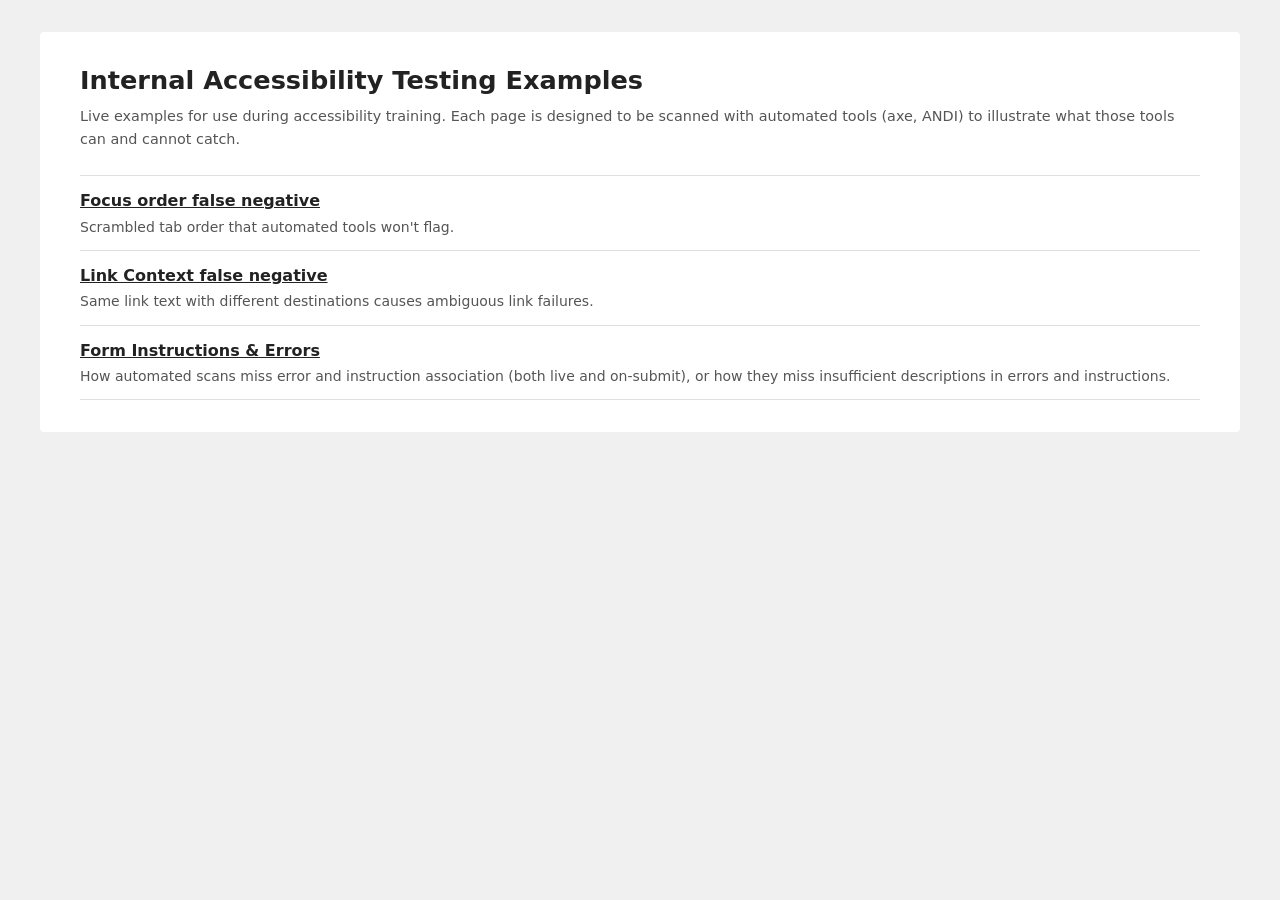
<file: index.html>
<!DOCTYPE html>
<html lang="en">
<head>
  <meta charset="UTF-8">
  <meta name="viewport" content="width=device-width, initial-scale=1.0">
  <title>Internal Accessibility Testing Examples</title>
  <link rel="stylesheet" href="shared.css">
  <style>
    /*************************/
    /* Custom example styles */
    /*************************/

      .example-list {
        margin-top: 1.5rem;
        list-style: none;
        margin-left: 0;
      }

      .example-list li {
        border-top: 1px solid #e0e0e0;
        padding: 0.75rem 0;
      }

      .example-list li:last-child {
        border-bottom: 1px solid #e0e0e0;
      }

      .example-list a {
        font-weight: 600;
        color: #222;
      }

      .example-list .example-desc {
        display: block;
        font-size: 0.875rem;
        color: #555;
        margin-top: 0.1rem;
      }
  </style>

  <meta name="robots" content="noindex">
</head>
<body>

  <div class="page">
    <h1>Internal Accessibility Testing Examples</h1>
    <p class="page-description">Live examples for use during accessibility training. Each page is designed to be scanned with automated tools (axe, ANDI) to illustrate what those tools can and cannot catch.</p>

    <ul id="examples" class="example-list">
      <li>
        <a href="false-negative--focus-order/">Focus order false negative</a>
        <span class="example-desc">Scrambled tab order that automated tools won't flag.</span>
      </li>
      <li>
        <a href="false-negative--link-context/">Link Context false negative</a>
        <span class="example-desc">Same link text with different destinations causes ambiguous link failures.</span>
      </li>
      <li>
        <a href="false-negative--form-instructions/">Form Instructions & Errors</a>
        <span class="example-desc">How automated scans miss error and instruction association (both live and on-submit), or how they miss insufficient descriptions in errors and instructions.</span>
      </li>
    </ul>
  </div>

</body>
</html>
</file>
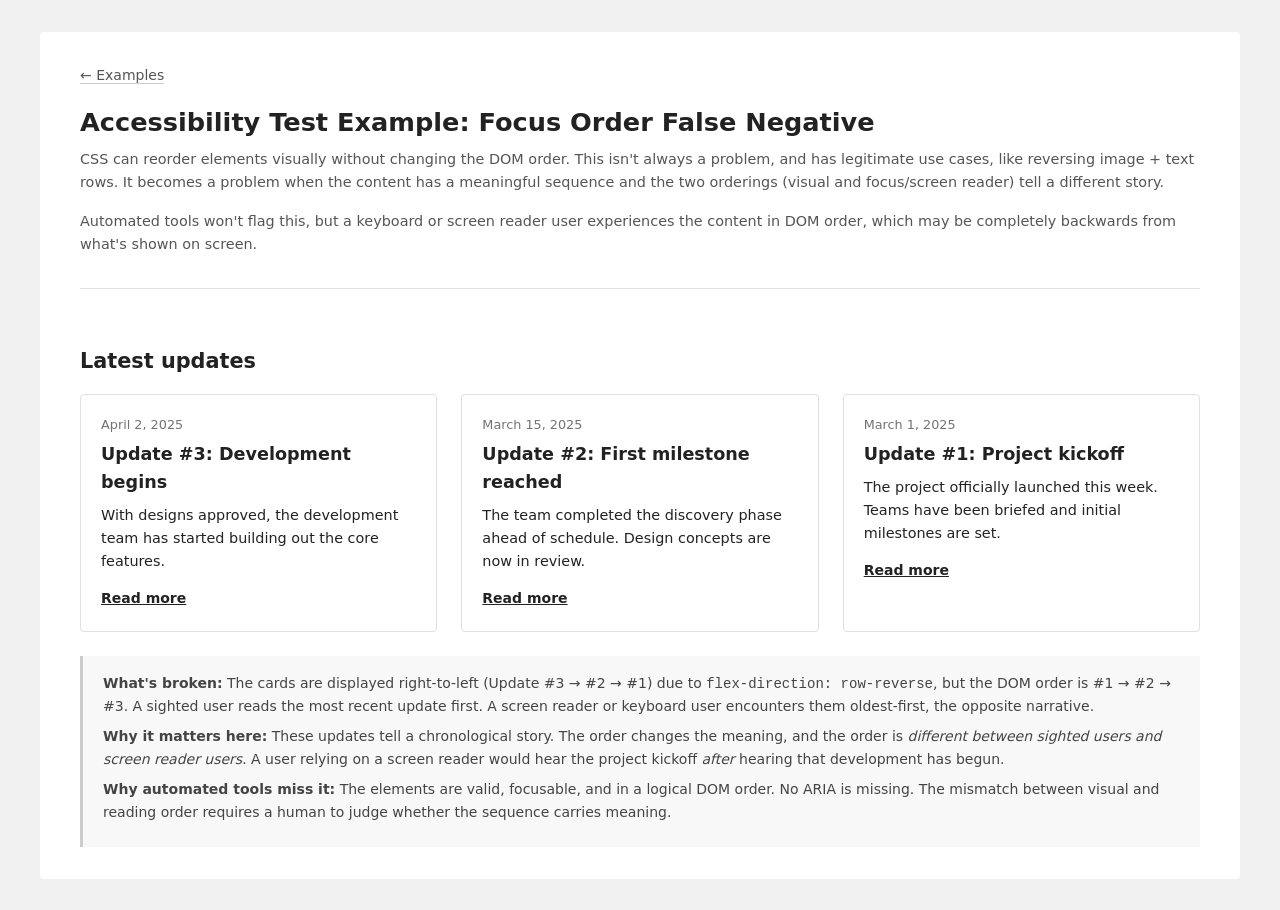
<file: false-negative--focus-order/index.html>
<!DOCTYPE html>
<html lang="en">
<head>
  <meta charset="UTF-8">
  <meta name="viewport" content="width=device-width, initial-scale=1.0">
  <title>Accessibility Test Example: Focus Order False Negative</title>
  <link rel="stylesheet" href="../shared.css">
  <style>
    /*************************/
    /* Custom example styles */
    /*************************/

      .article-row {
        flex-direction: row-reverse;
      }
  </style>

  <meta name="robots" content="noindex">
</head>
<body>

  <a href="#example-container" class="skip-link">Skip to example</a>

  <div class="page">
    <nav class="breadcrumb" aria-label="Breadcrumb">
      <a href="../">← Examples</a>
    </nav>
    <h1>Accessibility Test Example: Focus Order False Negative</h1>
    <p class="page-description">CSS can reorder elements visually without changing the DOM order. This isn't always a problem, and has legitimate use cases, like reversing image + text rows. It becomes a problem when the content has a meaningful sequence and the two orderings (visual and focus/screen reader) tell a different story.</p>
    <p class="page-description">Automated tools won't flag this, but a keyboard or screen reader user experiences the content in DOM order, which may be completely backwards from what's shown on screen.</p>

    <div id="example-container">
      <h2>Latest updates</h2>
      <div class="card-row article-row">
        <article class="card">
          <p class="date">March 1, 2025</p>
          <h3>Update #1: Project kickoff</h3>
          <p>The project officially launched this week. Teams have been briefed and initial milestones are set.</p>
          <a href="#" aria-label="read more about Update #1: Project kickoff">Read more</a>
        </article>
        <article class="card">
          <p class="date">March 15, 2025</p>
          <h3>Update #2: First milestone reached</h3>
          <p>The team completed the discovery phase ahead of schedule. Design concepts are now in review.</p>
          <a href="#" aria-label="read more about Update #2: First milestone reached">Read more</a>
        </article>
        <article class="card">
          <p class="date">April 2, 2025</p>
          <h3>Update #3: Development begins</h3>
          <p>With designs approved, the development team has started building out the core features.</p>
          <a href="#" aria-label="read more about Update #3: Development begins">Read more</a>
        </article>
      </div>
    </div>

    <div class="example-note">
      <p><strong>What's broken:</strong> The cards are displayed right-to-left (Update #3 → #2 → #1) due to <code>flex-direction: row-reverse</code>, but the DOM order is #1 → #2 → #3. A sighted user reads the most recent update first. A screen reader or keyboard user encounters them oldest-first, the opposite narrative.</p>
      <p><strong>Why it matters here:</strong> These updates tell a chronological story. The order changes the meaning, and the order is <em>different between sighted users and screen reader users</em>. A user relying on a screen reader would hear the project kickoff <em>after</em> hearing that development has begun.</p>
      <p><strong>Why automated tools miss it:</strong> The elements are valid, focusable, and in a logical DOM order. No ARIA is missing. The mismatch between visual and reading order requires a human to judge whether the sequence carries meaning.</p>
    </div>

  </div>

</body>
</html>
</file>
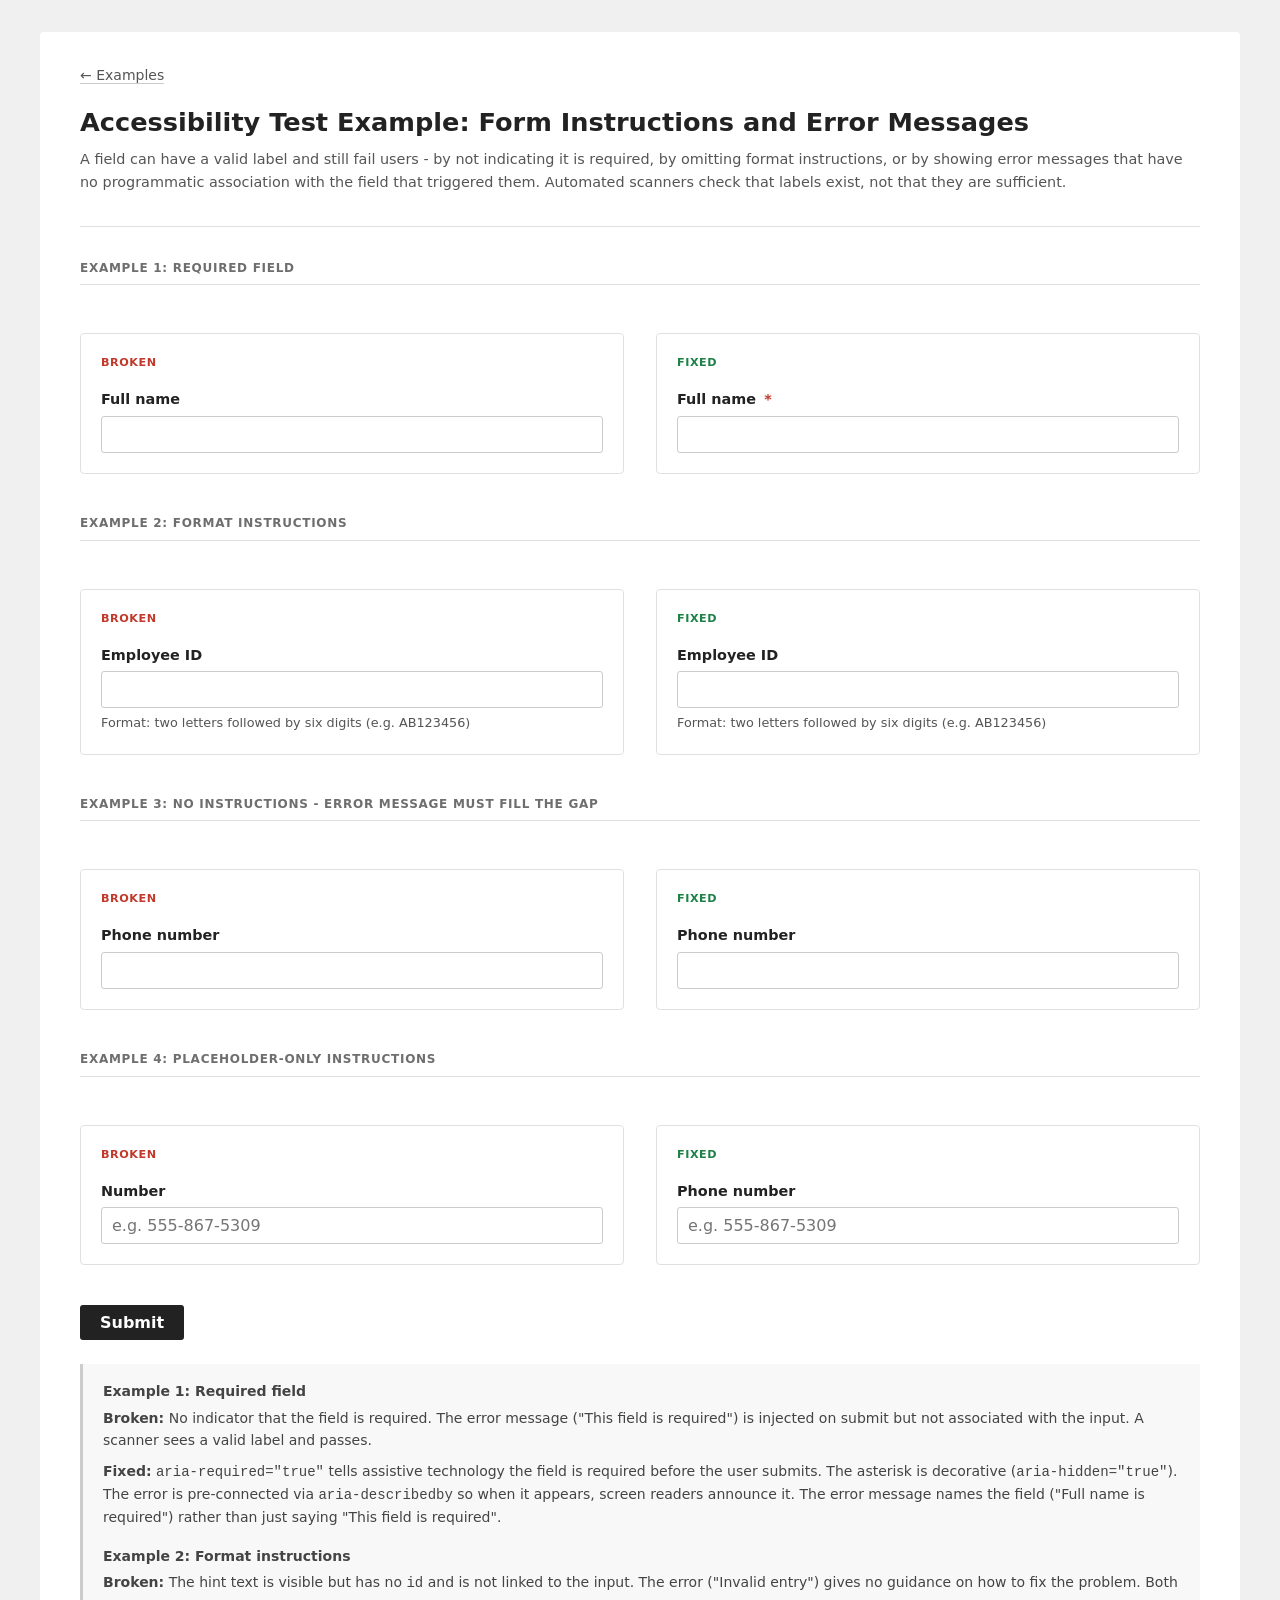
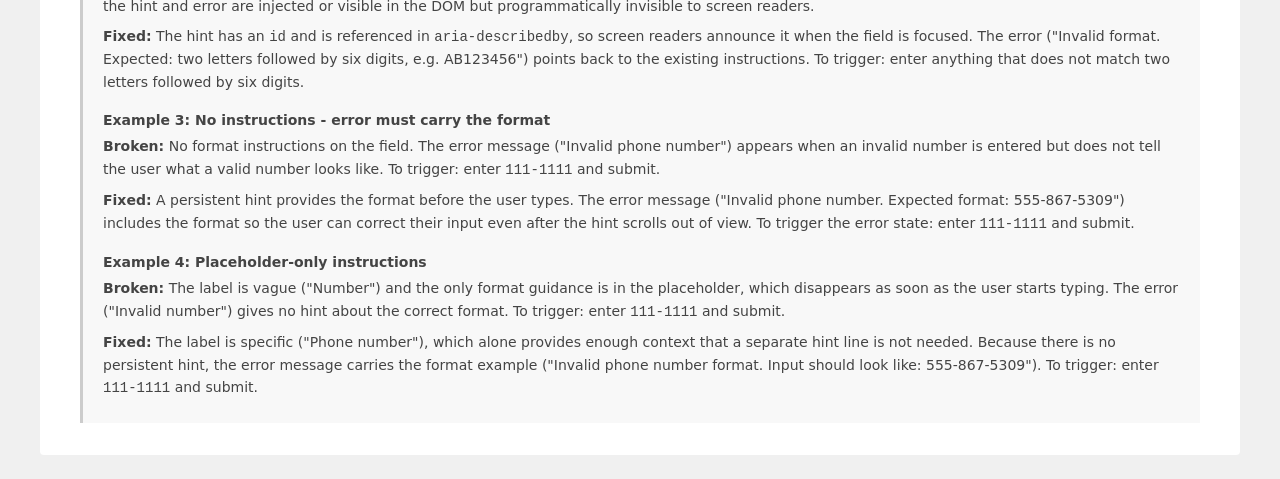
<file: false-negative--form-instructions/index.html>
<!DOCTYPE html>
<html lang="en">
<head>
  <meta charset="UTF-8">
  <meta name="viewport" content="width=device-width, initial-scale=1.0">
  <title>Accessibility Test Example: Form Instructions and Error Messages</title>
  <link rel="stylesheet" href="../shared.css">
  <style>
    /*************************/
    /* Custom example styles */
    /*************************/

    .field-pair {
      display: grid;
      grid-template-columns: 1fr 1fr;
      gap: 2rem;
      margin-bottom: 2.5rem;
    }

    .field-pair-label {
      font-size: 0.75rem;
      font-weight: 600;
      text-transform: uppercase;
      letter-spacing: 0.06em;
      color: #6E6E6E;
      margin: 0 0 1rem;
      padding-bottom: 0.4rem;
      border-bottom: 1px solid #e0e0e0;
      grid-column: 1 / -1;
    }

    .field-variant {
      padding: 1.25rem;
      border: 1px solid #e0e0e0;
      border-radius: 4px;
    }

    .field-variant-label {
      font-size: 0.7rem;
      font-weight: 700;
      text-transform: uppercase;
      letter-spacing: 0.05em;
      margin-bottom: 1rem;
    }

    .field-variant-label.broken {
      color: #c0392b;
    }

    .field-variant-label.fixed {
      color: #1D8147;
    }

    .form-group {
      margin-bottom: 0;
    }

    .form-group label {
      display: block;
      font-size: 0.9rem;
      font-weight: 600;
      margin-bottom: 0.3rem;
    }

    .form-group input {
      display: block;
      width: 100%;
      padding: 0.5rem 0.625rem;
      font-size: 1rem;
      font-family: inherit;
      border: 1px solid #ccc;
      border-radius: 3px;
      color: #222;
    }

    .form-group input:focus {
      border-color: #222;
      outline: none;
      box-shadow: 0 0 0 2px #fff, 0 0 0 4px #222;
    }

    .form-group input[aria-invalid="true"] {
      border-color: #c0392b;
    }

    .field-hint {
      display: block;
      font-size: 0.8rem;
      color: #555;
      margin-top: 0.3rem;
    }

    .error-message {
      font-size: 0.8rem;
      color: #c0392b;
      margin-top: 0.3rem;
    }

    .required-marker {
      color: #c0392b;
      margin-left: 0.2rem;
    }

    .form-actions {
      margin-top: 2rem;
    }

    .btn-submit {
      padding: 0.5rem 1.25rem;
      font-size: 1rem;
      font-family: inherit;
      font-weight: 600;
      background: #222;
      color: #fff;
      border: none;
      border-radius: 3px;
      cursor: pointer;
    }

    .btn-submit:focus-visible {
      box-shadow: 0 0 0 2px #fff, 0 0 0 4px #222;
      outline: none;
    }

    .btn-submit:hover {
      background: #444;
    }

    .example-note h3 {
      margin: 1rem 0 0.25rem;
      font-size: 0.875rem;
    }

    .example-note h3:first-child {
      margin-top: 0;
    }

    @media (max-width: 600px) {
      .field-pair {
        grid-template-columns: 1fr;
      }
    }
  </style>

  <meta name="robots" content="noindex">
</head>
<body>

  <div class="page">
    <nav class="breadcrumb" aria-label="Breadcrumb">
      <a href="../">← Examples</a>
    </nav>
    <h1>Accessibility Test Example: Form Instructions and Error Messages</h1>
    <p class="page-description">A field can have a valid label and still fail users - by not indicating it is required, by omitting format instructions, or by showing error messages that have no programmatic association with the field that triggered them. Automated scanners check that labels exist, not that they are sufficient.</p>

    <div id="example-container">

      <form novalidate onsubmit="handleSubmit(event)">

        <!-- Pair 1: Required field -->
        <div class="field-pair">
          <p class="field-pair-label">Example 1: Required field</p>

          <div class="field-variant">
            <p class="field-variant-label broken">Broken</p>
            <div class="form-group" id="name-broken-group">
              <label for="name-broken">Full name</label>
              <input type="text" id="name-broken" name="name-broken" autocomplete="name">
            </div>
          </div>

          <div class="field-variant">
            <p class="field-variant-label fixed">Fixed</p>
            <div class="form-group" id="name-fixed-group">
              <label for="name-fixed">Full name <span class="required-marker" aria-hidden="true">*</span></label>
              <input type="text" id="name-fixed" name="name-fixed" autocomplete="name" aria-required="true">
            </div>
          </div>
        </div>

        <!-- Pair 2: Format instructions, associated vs. unassociated -->
        <div class="field-pair">
          <p class="field-pair-label">Example 2: Format instructions</p>

          <div class="field-variant">
            <p class="field-variant-label broken">Broken</p>
            <div class="form-group" id="empid-broken-group">
              <label for="empid-broken">Employee ID</label>
              <input type="text" id="empid-broken" name="empid-broken">
              <span class="field-hint">Format: two letters followed by six digits (e.g. AB123456)</span>
            </div>
          </div>

          <div class="field-variant">
            <p class="field-variant-label fixed">Fixed</p>
            <div class="form-group" id="empid-fixed-group">
              <label for="empid-fixed">Employee ID</label>
              <input type="text" id="empid-fixed" name="empid-fixed" aria-describedby="empid-hint">
              <span class="field-hint" id="empid-hint">Format: two letters followed by six digits (e.g. AB123456)</span>
            </div>
          </div>
        </div>

        <!-- Pair 3: Phone, no instructions, error must carry the format -->
        <div class="field-pair">
          <p class="field-pair-label">Example 3: No instructions - error message must fill the gap</p>

          <div class="field-variant">
            <p class="field-variant-label broken">Broken</p>
            <div class="form-group" id="phone-broken-group">
              <label for="phone-broken">Phone number</label>
              <input type="tel" id="phone-broken" name="phone-broken" autocomplete="tel">
            </div>
          </div>

          <div class="field-variant">
            <p class="field-variant-label fixed">Fixed</p>
            <div class="form-group" id="phone-fixed-group">
              <label for="phone-fixed">Phone number</label>
              <input type="tel" id="phone-fixed" name="phone-fixed" autocomplete="tel" aria-describedby="phone-hint">
            </div>
          </div>
        </div>

        <!-- Pair 4: Placeholder-only instructions -->
        <div class="field-pair">
          <p class="field-pair-label">Example 4: Placeholder-only instructions</p>

          <div class="field-variant">
            <p class="field-variant-label broken">Broken</p>
            <div class="form-group" id="number-broken-group">
              <label for="number-broken">Number</label>
              <input type="tel" id="number-broken" name="number-broken" autocomplete="tel" placeholder="e.g. 555-867-5309">
            </div>
          </div>

          <div class="field-variant">
            <p class="field-variant-label fixed">Fixed</p>
            <div class="form-group" id="number-fixed-group">
              <label for="number-fixed">Phone number</label>
              <input type="tel" id="number-fixed" name="number-fixed" autocomplete="tel" placeholder="e.g. 555-867-5309">
            </div>
          </div>
        </div>

        <div class="form-actions">
          <button type="submit" class="btn-submit">Submit</button>
        </div>

      </form>

    </div>

    <div class="example-note">
      <h3>Example 1: Required field</h3>
      <p><strong>Broken:</strong> No indicator that the field is required. The error message ("This field is required") is injected on submit but not associated with the input. A scanner sees a valid label and passes.</p>
      <p><strong>Fixed:</strong> <code>aria-required="true"</code> tells assistive technology the field is required before the user submits. The asterisk is decorative (<code>aria-hidden="true"</code>). The error is pre-connected via <code>aria-describedby</code> so when it appears, screen readers announce it. The error message names the field ("Full name is required") rather than just saying "This field is required".</p>

      <h3>Example 2: Format instructions</h3>
      <p><strong>Broken:</strong> The hint text is visible but has no <code>id</code> and is not linked to the input. The error ("Invalid entry") gives no guidance on how to fix the problem. Both the hint and error are injected or visible in the DOM but programmatically invisible to screen readers.</p>
      <p><strong>Fixed:</strong> The hint has an <code>id</code> and is referenced in <code>aria-describedby</code>, so screen readers announce it when the field is focused. The error ("Invalid format. Expected: two letters followed by six digits, e.g. AB123456") points back to the existing instructions. To trigger: enter anything that does not match two letters followed by six digits.</p>

      <h3>Example 3: No instructions - error must carry the format</h3>
      <p><strong>Broken:</strong> No format instructions on the field. The error message ("Invalid phone number") appears when an invalid number is entered but does not tell the user what a valid number looks like. To trigger: enter <code>111-1111</code> and submit.</p>
      <p><strong>Fixed:</strong> A persistent hint provides the format before the user types. The error message ("Invalid phone number. Expected format: 555-867-5309") includes the format so the user can correct their input even after the hint scrolls out of view. To trigger the error state: enter <code>111-1111</code> and submit.</p>

      <h3>Example 4: Placeholder-only instructions</h3>
      <p><strong>Broken:</strong> The label is vague ("Number") and the only format guidance is in the placeholder, which disappears as soon as the user starts typing. The error ("Invalid number") gives no hint about the correct format. To trigger: enter <code>111-1111</code> and submit.</p>
      <p><strong>Fixed:</strong> The label is specific ("Phone number"), which alone provides enough context that a separate hint line is not needed. Because there is no persistent hint, the error message carries the format example ("Invalid phone number format. Input should look like: 555-867-5309"). To trigger: enter <code>111-1111</code> and submit.</p>
    </div>

  </div>

  <script>
    // Phone validation: flags the shorthand pattern 111-1111 (7 digits, one hyphen) as invalid.
    // A real pattern like 555-867-5309 (10 digits) passes.
    function isInvalidPhone(val) {
      var stripped = val.replace(/\D/g, '');
      return val.trim() !== '' && stripped.length < 10;
    }

    // Employee ID: must be exactly 2 letters then 6 digits
    function isInvalidEmpId(val) {
      return val.trim() !== '' && !/^[A-Za-z]{2}\d{6}$/.test(val.trim());
    }

    function injectError(containerId, errorId, message) {
      var container = document.getElementById(containerId);
      var existing = document.getElementById(errorId);
      if (existing) existing.remove();
      var span = document.createElement('span');
      span.id = errorId;
      span.className = 'error-message';
      span.textContent = message;
      container.appendChild(span);
    }

    function clearError(errorId) {
      var el = document.getElementById(errorId);
      if (el) el.remove();
    }

    function handleSubmit(e) {
      e.preventDefault();

      var nameBroken    = document.getElementById('name-broken');
      var nameFixed     = document.getElementById('name-fixed');
      var empidBroken   = document.getElementById('empid-broken');
      var empidFixed    = document.getElementById('empid-fixed');
      var phoneBroken   = document.getElementById('phone-broken');
      var phoneFixed    = document.getElementById('phone-fixed');
      var numberBroken  = document.getElementById('number-broken');
      var numberFixed   = document.getElementById('number-fixed');

      // --- Pair 1: Required field ---

      // Broken: inject error with no aria-invalid, no aria-describedby
      if (!nameBroken.value.trim()) {
        injectError('name-broken-group', 'name-broken-error', 'This field is required.');
      } else {
        clearError('name-broken-error');
      }

      // Fixed: set aria-invalid and aria-describedby, inject descriptive error
      if (!nameFixed.value.trim()) {
        nameFixed.setAttribute('aria-invalid', 'true');
        nameFixed.setAttribute('aria-describedby', 'name-fixed-error');
        injectError('name-fixed-group', 'name-fixed-error', 'Full name is required.');
      } else {
        nameFixed.removeAttribute('aria-invalid');
        nameFixed.removeAttribute('aria-describedby');
        clearError('name-fixed-error');
      }

      // --- Pair 2: Format instructions ---

      // Broken: no aria-invalid, vague error, hint unassociated
      if (isInvalidEmpId(empidBroken.value)) {
        injectError('empid-broken-group', 'empid-broken-error', 'Invalid entry.');
      } else {
        clearError('empid-broken-error');
      }

      // Fixed: aria-invalid set, aria-describedby covers both hint and injected error
      if (isInvalidEmpId(empidFixed.value)) {
        empidFixed.setAttribute('aria-invalid', 'true');
        empidFixed.setAttribute('aria-describedby', 'empid-hint empid-fixed-error');
        injectError('empid-fixed-group', 'empid-fixed-error', 'Invalid format. Expected: two letters followed by six digits, e.g. AB123456.');
      } else {
        empidFixed.removeAttribute('aria-invalid');
        empidFixed.setAttribute('aria-describedby', 'empid-hint');
        clearError('empid-fixed-error');
      }

      // --- Pair 3: Phone, no instructions ---

      // Broken: no aria-invalid, vague error, no hint
      if (isInvalidPhone(phoneBroken.value)) {
        injectError('phone-broken-group', 'phone-broken-error', 'Invalid phone number.');
      } else {
        clearError('phone-broken-error');
      }

      // Fixed: aria-invalid, aria-describedby covers hint and injected error
      if (isInvalidPhone(phoneFixed.value)) {
        phoneFixed.setAttribute('aria-invalid', 'true');
        phoneFixed.setAttribute('aria-describedby', 'phone-hint phone-fixed-error');
        injectError('phone-fixed-group', 'phone-fixed-error', 'Invalid phone number. Expected format: 555-867-5309.');
      } else {
        phoneFixed.removeAttribute('aria-invalid');
        phoneFixed.setAttribute('aria-describedby', 'phone-hint');
        clearError('phone-fixed-error');
      }

      // --- Pair 4: Placeholder-only ---

      // Broken: no aria-invalid, vague error
      if (isInvalidPhone(numberBroken.value)) {
        injectError('number-broken-group', 'number-broken-error', 'Invalid number.');
      } else {
        clearError('number-broken-error');
      }

      // Fixed: aria-invalid, aria-describedby added dynamically with injected error
      if (isInvalidPhone(numberFixed.value)) {
        numberFixed.setAttribute('aria-invalid', 'true');
        numberFixed.setAttribute('aria-describedby', 'number-fixed-error');
        injectError('number-fixed-group', 'number-fixed-error', 'Invalid phone number format. Input should look like: 555-867-5309.');
      } else {
        numberFixed.removeAttribute('aria-invalid');
        numberFixed.removeAttribute('aria-describedby');
        clearError('number-fixed-error');
      }
    }
  </script>

</body>
</html>
</file>
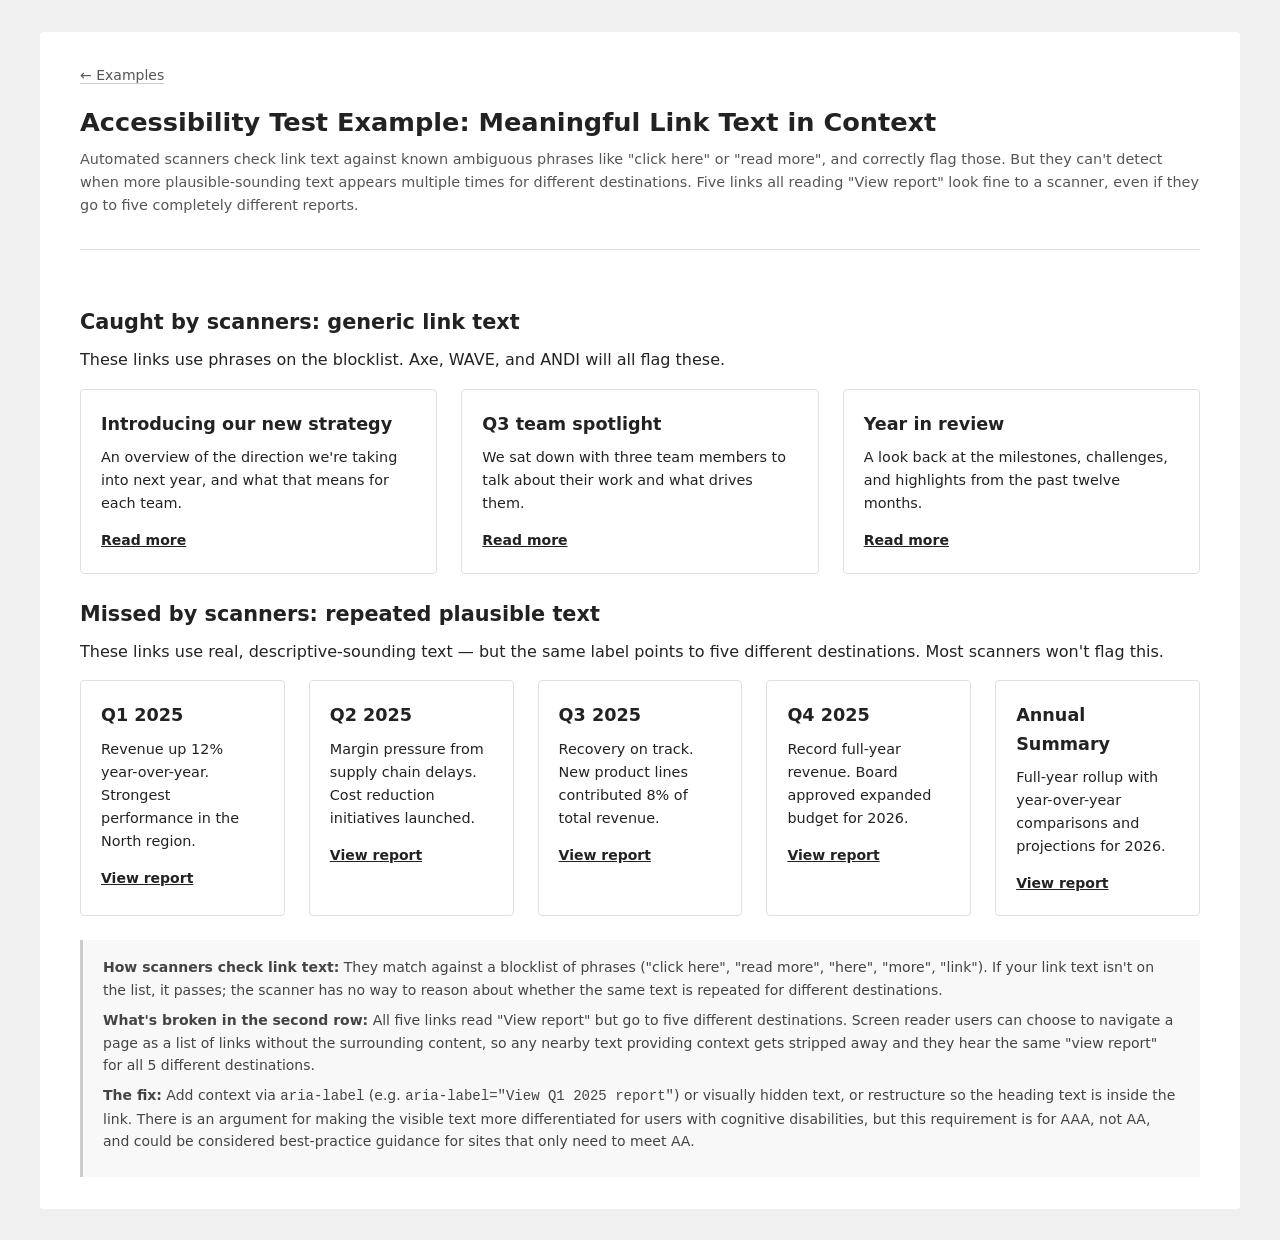
<file: false-negative--link-context/index.html>
<!DOCTYPE html>
<html lang="en">
<head>
  <meta charset="UTF-8">
  <meta name="viewport" content="width=device-width, initial-scale=1.0">
  <title>Accessibility Test Example: Meaningful Link Text in Context</title>
  <link rel="stylesheet" href="../shared.css">
  <style>
    /*************************/
    /* Custom example styles */
    /*************************/
  </style>

  <meta name="robots" content="noindex">
</head>
<body>

  <div class="page">
    <nav class="breadcrumb" aria-label="Breadcrumb">
      <a href="../">← Examples</a>
    </nav>
    <h1>Accessibility Test Example: Meaningful Link Text in Context</h1>
    <p class="page-description">Automated scanners check link text against known ambiguous phrases like "click here" or "read more", and correctly flag those. But they can't detect when more plausible-sounding text appears multiple times for different destinations. Five links all reading "View report" look fine to a scanner, even if they go to five completely different reports.</p>

    <div id="example-container">

      <h2>Caught by scanners: generic link text</h2>
      <p>These links use phrases on the blocklist. Axe, WAVE, and ANDI will all flag these.</p>
      <div class="card-row">
        <article class="card">
          <h3>Introducing our new strategy</h3>
          <p>An overview of the direction we're taking into next year, and what that means for each team.</p>
          <a href="/blog/new-strategy">Read more</a>
        </article>
        <article class="card">
          <h3>Q3 team spotlight</h3>
          <p>We sat down with three team members to talk about their work and what drives them.</p>
          <a href="/blog/team-spotlight-q3">Read more</a>
        </article>
        <article class="card">
          <h3>Year in review</h3>
          <p>A look back at the milestones, challenges, and highlights from the past twelve months.</p>
          <a href="/blog/year-in-review">Read more</a>
        </article>
      </div>

      <h2>Missed by scanners: repeated plausible text</h2>
      <p>These links use real, descriptive-sounding text — but the same label points to five different destinations. Most scanners won't flag this.</p>
      <div class="card-row">
        <article class="card">
          <h3>Q1 2025</h3>
          <p>Revenue up 12% year-over-year. Strongest performance in the North region.</p>
          <a href="/reports/q1-2025">View report</a>
        </article>
        <article class="card">
          <h3>Q2 2025</h3>
          <p>Margin pressure from supply chain delays. Cost reduction initiatives launched.</p>
          <a href="/reports/q2-2025">View report</a>
        </article>
        <article class="card">
          <h3>Q3 2025</h3>
          <p>Recovery on track. New product lines contributed 8% of total revenue.</p>
          <a href="/reports/q3-2025">View report</a>
        </article>
        <article class="card">
          <h3>Q4 2025</h3>
          <p>Record full-year revenue. Board approved expanded budget for 2026.</p>
          <a href="/reports/q4-2025">View report</a>
        </article>
        <article class="card">
          <h3>Annual Summary</h3>
          <p>Full-year rollup with year-over-year comparisons and projections for 2026.</p>
          <a href="/reports/annual-2025">View report</a>
        </article>
      </div>

    </div>

    <div class="example-note">
      <p><strong>How scanners check link text:</strong> They match against a blocklist of phrases ("click here", "read more", "here", "more", "link"). If your link text isn't on the list, it passes; the scanner has no way to reason about whether the same text is repeated for different destinations.</p>
      <p><strong>What's broken in the second row:</strong> All five links read "View report" but go to five different destinations. Screen reader users can choose to navigate a page as a list of links without the surrounding content, so any nearby text providing context gets stripped away and they hear the same "view report" for all 5 different destinations.</p>
      <p><strong>The fix:</strong> Add context via <code>aria-label</code> (e.g. <code>aria-label="View Q1 2025 report"</code>) or visually hidden text, or restructure so the heading text is inside the link. There is an argument for making the visible text more differentiated for users with cognitive disabilities, but this requirement is for AAA, not AA, and could be considered best-practice guidance for sites that only need to meet AA.</p>
    </div>

  </div>

</body>
</html>
</file>
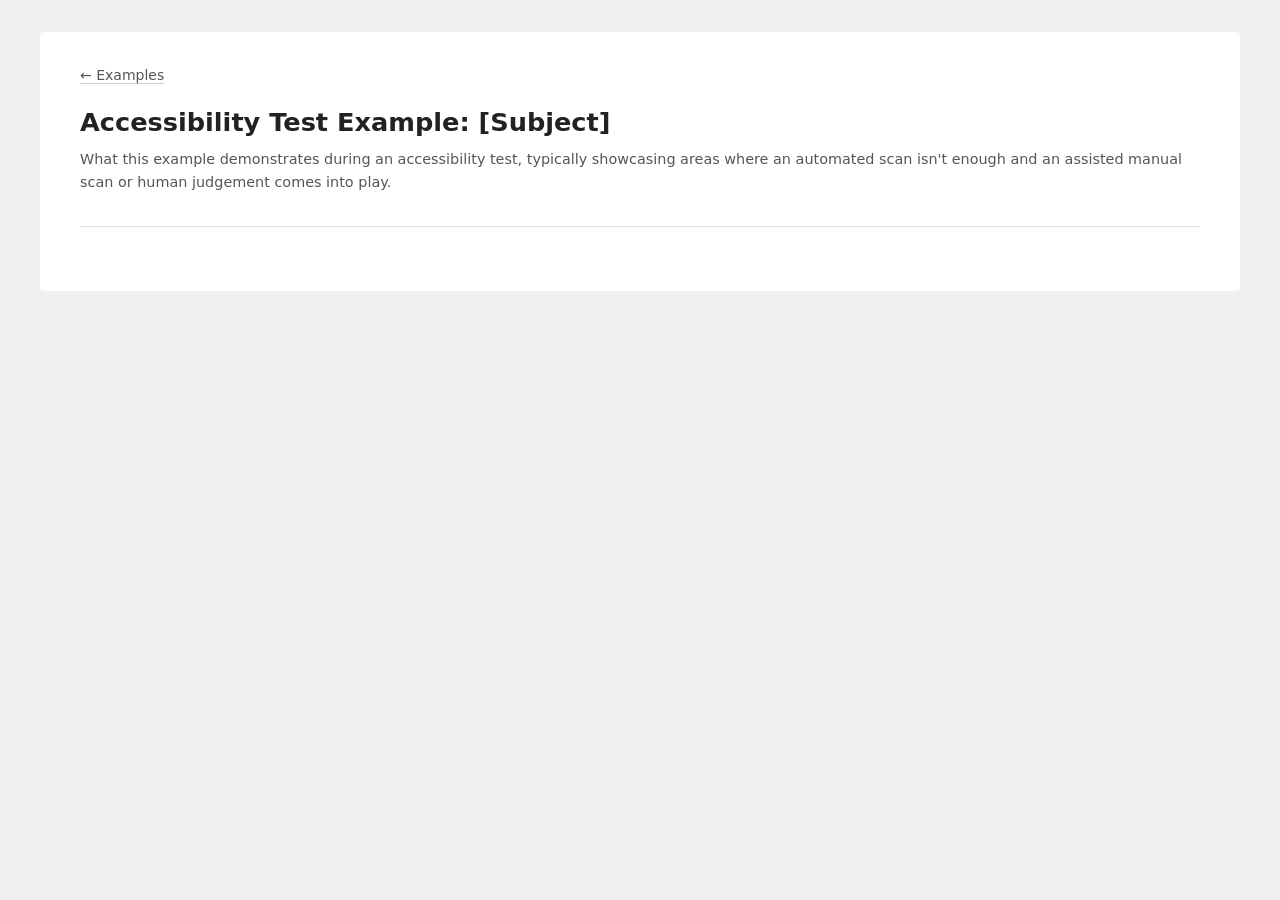
<file: template/index.html>
<!DOCTYPE html>
<html lang="en">
<head>
  <meta charset="UTF-8">
  <meta name="viewport" content="width=device-width, initial-scale=1.0">
  <title>Accessibility Test Example: [Subject]</title>
  <link rel="stylesheet" href="../shared.css">
  <style>
    /*************************/
    /* Custom example styles */
    /*************************/
  </style>

  <meta name="robots" content="noindex">
</head>
<body>

  <div class="page">
    <nav class="breadcrumb" aria-label="Breadcrumb">
      <a href="../">← Examples</a>
    </nav>
    <h1>Accessibility Test Example: [Subject]</h1>
    <p class="page-description">What this example demonstrates during an accessibility test, typically showcasing areas where an automated scan isn't enough and an assisted manual scan or human judgement comes into play.</p>

    <div id="example-container">
      <!-- code to test with scanners goes in here -->
    </div>

  </div>

</body>
</html>
</file>
<file: shared.css>
/*****************/
/* Shared styles */
/*****************/

  /* ── Reset & base ── */
  *, *::before, *::after { box-sizing: border-box; margin: 0; padding: 0; }

  body {
    font-family: system-ui, -apple-system, sans-serif;
    font-size: 1rem;
    line-height: 1.6;
    color: #222;
    background: #F0F0F0;
    padding: 2rem 1rem;
  }

  ul, ol {
    margin-left: 1.1rem;
  }

  /* ── Page shell ── */
  .page {
    background: #fff;
    max-width: 1200px;
    margin: 0 auto;
    padding: 2rem 2.5rem;
    border-radius: 4px;
  }

  /* ── Header ── */
  h1 {
    font-size: 1.6rem;
    font-weight: 600;
    line-height: 1.3;
    margin-bottom: 0.5rem;
  }

  .page-description {
    font-size: 0.9rem;
    color: #555;
  }

  /* ── Heading scale ── */
  h2 { font-size: 1.3rem; font-weight: 600; margin: 1.5rem 0 0.5rem; }
  h3 { font-size: 1.1rem; font-weight: 600; margin: 1.25rem 0 0.4rem; }
  h4 { font-size: 1rem;   font-weight: 600; margin: 1rem 0 0.3rem; }
  h5 { font-size: 0.9rem; font-weight: 600; margin: 1rem 0 0.3rem; }
  h6 { font-size: 0.85rem; font-weight: 600; margin: 1rem 0 0.3rem; color: #444; }

  /* ── Body content ── */
  p { margin-bottom: 1rem; }
  p:last-child { margin-bottom: 0; }

  /* ── Example container ── */
  #example-container {
    margin-top: 2rem;
    padding-top: 2rem;
    border-top: 1px solid #e0e0e0;
  }

  /* ── Breadcrumb ── */
  .breadcrumb {
    font-size: 0.875rem;
    margin-bottom: 1.25rem;
  }

  .breadcrumb a {
    color: #555;
    text-decoration: none;
    border-bottom: 1px solid #ccc;
  }

  .breadcrumb a:hover {
    color: #222;
    border-bottom-color: #222;
  }

  /* ── Skip link (while we're being thorough) ── */
  .skip-link {
    position: absolute;
    top: -100%;
    left: 1rem;
    background: #222;
    color: #fff;
    padding: 0.5rem 1rem;
    border-radius: 0 0 4px 4px;
    font-size: 0.9rem;
    text-decoration: none;
  }

  .skip-link:focus {
    top: 0;
  }

  /* ── Focus indicator ── */
  :focus-visible {
    outline: none;
    box-shadow: 0 0 0 2px #fff, 0 0 0 4px #222;
  }

  /* ── Card grid ── */
  .card-row {
    display: flex;
    flex-wrap: wrap;
    gap: 1.5rem;
    margin-top: 1rem;
  }

  .card {
    flex: 1;
    min-width: 180px;
    border: 1px solid #e0e0e0;
    border-radius: 4px;
    padding: 1.25rem;
  }

  .card .date {
    font-size: 0.8rem;
    color: #737373;
    margin-bottom: 0.25rem;
  }

  .card h3 {
    margin: 0 0 0.5rem;
  }

  .card p {
    font-size: 0.9rem;
    margin-bottom: 0.75rem;
  }

  .card a {
    font-size: 0.875rem;
    font-weight: 600;
    color: #222;
  }

  /* ── Example note ── */
  .example-note {
    margin-top: 1.5rem;
    padding: 1rem 1.25rem;
    background: #f8f8f8;
    border-left: 3px solid #ccc;
    font-size: 0.875rem;
    color: #444;
  }

  .example-note p {
    margin-bottom: 0.5rem;
  }
</file>
